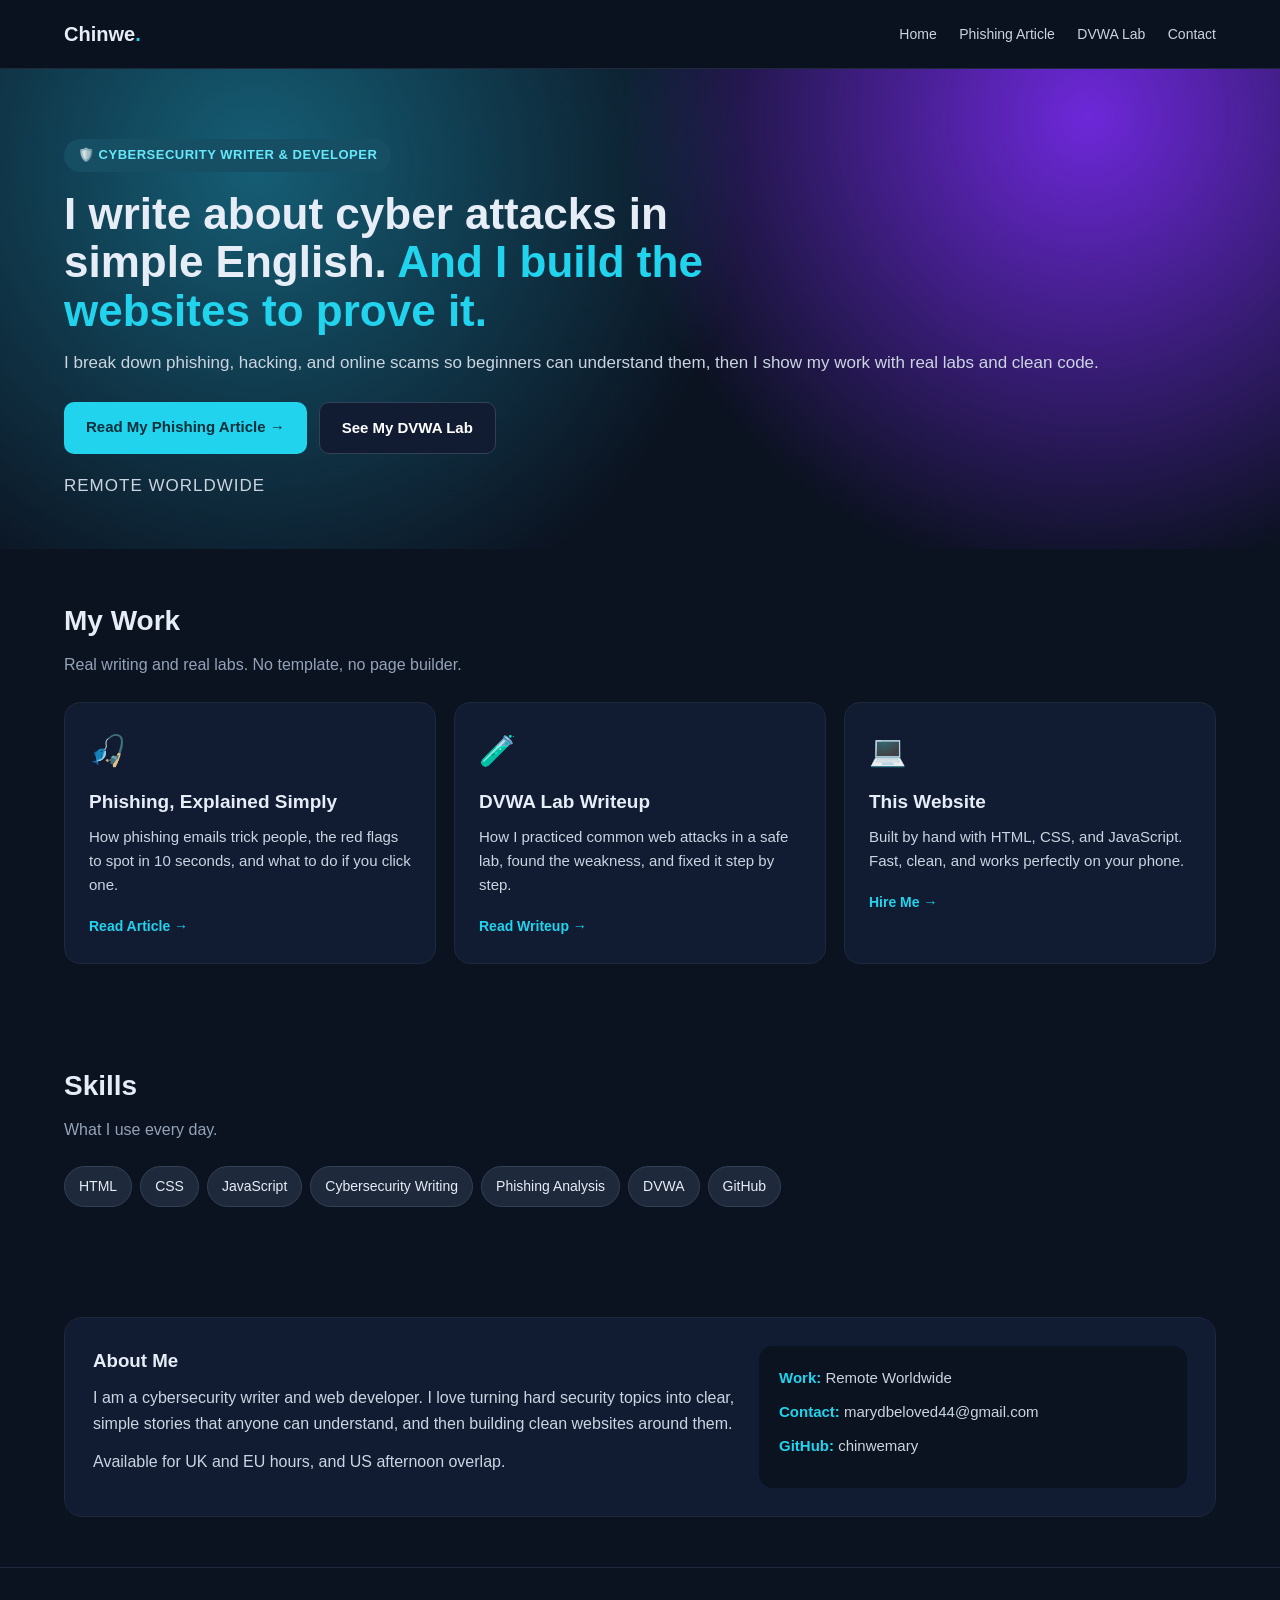
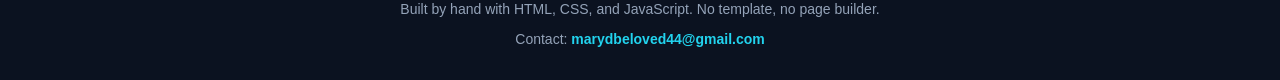
<file: index.html>
<!DOCTYPE html>
<html lang="en">
<head>
<meta charset="UTF-8">
<meta name="viewport" content="width=device-width, initial-scale=1.0">
<title>Chinwe | Cybersecurity Writer & Web Developer</title>
<style>
* { margin:0; padding:0; box-sizing:border-box; font-family: Arial, Helvetica, sans-serif; }
body { background:#0b1220; color:#e6edf7; line-height:1.6; }
a { text-decoration:none; color:inherit; }
header { padding:18px 5%; display:flex; justify-content:space-between; align-items:center; position:sticky; top:0; background:rgba(11,18,32,.92); border-bottom:1px solid #1e293b; z-index:10; }
.logo { font-weight:800; font-size:20px; }
.logo span { color:#22d3ee; }
nav a { margin-left:18px; font-size:14px; color:#cbd5e1; }
nav a:hover { color:#22d3ee; }
.hero { padding:70px 5% 50px; background: radial-gradient(circle at 20% 20%, #155e75 0%, transparent 45%), radial-gradient(circle at 85% 10%, #6d28d9 0%, transparent 40%), #0b1220; }
.badge { display:inline-block; background:#164e63; color:#67e8f9; padding:6px 14px; border-radius:30px; font-size:13px; font-weight:700; letter-spacing:.5px; }
.hero h1 { font-size:44px; line-height:1.1; margin:18px 0 14px; max-width:700px; }
.hero h1 span { color:#22d3ee; }
.hero p { color:#cbd5e1; max-width:100%; font-size:17px; }
.buttons { margin-top:26px; display:flex; gap:12px; flex-wrap:wrap; }
.btn { padding:13px 22px; border-radius:10px; font-weight:700; font-size:15px; }
.btn1 { background:#22d3ee; color:#082f3a; }
.btn2 { border:1px solid #334155; background:#111c33; color:white; }
.tag { margin-top:18px; color:#94a3b8; font-size:14px; letter-spacing:1px; }
.section { padding:50px 5%; }
.section h2 { font-size:28px; margin-bottom:8px; }
.section > p { color:#94a3b8; margin-bottom:24px; }
.cards { display:grid; grid-template-columns: repeat(auto-fit, minmax(240px, 1fr)); gap:18px; }
.card { background:#111c33; border:1px solid #1e293b; border-radius:16px; padding:24px; }
.card:hover { border-color:#22d3ee; transform: translateY(-3px); }
.icon { font-size:30px; margin-bottom:12px; }
.card h3 { margin-bottom:8px; font-size:19px; }
.card p { color:#cbd5e1; font-size:15px; margin-bottom:16px; }
.card a { color:#22d3ee; font-weight:700; font-size:14px; }
.skills span { display:inline-block; background:#1e293b; border:1px solid #334155; padding:8px 14px; border-radius:30px; margin:0 8px 10px 0; font-size:14px; }
.about { background:#111c33; border:1px solid #1e293b; border-radius:18px; padding:28px; display:grid; grid-template-columns: 1.5fr 1fr; gap:24px; }
.about h3 { margin-bottom:10px; }
.about p { color:#cbd5e1; }
.box { background:#0b1220; border-radius:14px; padding:20px; }
.box p { margin-bottom:10px; font-size:15px; }
.box b { color:#22d3ee; }
footer { padding:30px 5%; text-align:center; color:#94a3b8; border-top:1px solid #1e293b; font-size:14px; }
footer a { color:#22d3ee; font-weight:700; }
@media(max-width:650px){ .hero h1{font-size:34px;} .about{grid-template-columns:1fr;} nav{display:none;} }
</style>
</head>
<body>

<header>
  <div class="logo">Chinwe<span>.</span></div>
  <nav>
    <a href="index.html">Home</a>
    <a href="article.html">Phishing Article</a>
    <a href="lab.html">DVWA Lab</a>
    <a href="mailto:marydbeloved44@gmail.com">Contact</a>
  </nav>
</header>

<section class="hero">
  <span class="badge">🛡️ CYBERSECURITY WRITER & DEVELOPER</span>
  <h1>I write about cyber attacks in simple English. <span>And I build the websites to prove it.</span></h1>
  <p>I break down phishing, hacking, and online scams so beginners can understand them, then I show my work with real labs and clean code.</p>
  <div class="buttons">
    <a class="btn btn1" href="article.html">Read My Phishing Article →</a>
    <a class="btn btn2" href="lab.html">See My DVWA Lab</a>
  </div>
  <p class="tag">REMOTE WORLDWIDE</p>
</section>

<section class="section">
  <h2>My Work</h2>
  <p>Real writing and real labs. No template, no page builder.</p>
  <div class="cards">
    <div class="card">
      <div class="icon">🎣</div>
      <h3>Phishing, Explained Simply</h3>
      <p>How phishing emails trick people, the red flags to spot in 10 seconds, and what to do if you click one.</p>
      <a href="article.html">Read Article →</a>
    </div>
    <div class="card">
      <div class="icon">🧪</div>
      <h3>DVWA Lab Writeup</h3>
      <p>How I practiced common web attacks in a safe lab, found the weakness, and fixed it step by step.</p>
      <a href="lab.html">Read Writeup →</a>
    </div>
    <div class="card">
      <div class="icon">💻</div>
      <h3>This Website</h3>
      <p>Built by hand with HTML, CSS, and JavaScript. Fast, clean, and works perfectly on your phone.</p>
      <a href="mailto:marydbeloved44@gmail.com">Hire Me →</a>
    </div>
  </div>
</section>

<section class="section">
  <h2>Skills</h2>
  <p>What I use every day.</p>
  <div class="skills">
    <span>HTML</span><span>CSS</span><span>JavaScript</span><span>Cybersecurity Writing</span><span>Phishing Analysis</span><span>DVWA</span><span>GitHub</span>
  </div>
</section>

<section class="section">
  <div class="about">
    <div>
      <h3>About Me</h3>
      <p>I am a cybersecurity writer and web developer. I love turning hard security topics into clear, simple stories that anyone can understand, and then building clean websites around them.</p>
      <p style="margin-top:12px;">Available for UK and EU hours, and US afternoon overlap.</p>
    </div>
    <div class="box">
      <p><b>Work:</b> Remote Worldwide</p>
      <p><b>Contact:</b> marydbeloved44@gmail.com</p>
      <p><b>GitHub:</b> chinwemary</p>
    </div>
  </div>
</section>

<footer>
  <p>Built by hand with HTML, CSS, and JavaScript. No template, no page builder.</p>
  <p style="margin-top:8px;">Contact: <a href="mailto:marydbeloved44@gmail.com">marydbeloved44@gmail.com</a></p>
</footer>

</body>
</html>
</file>
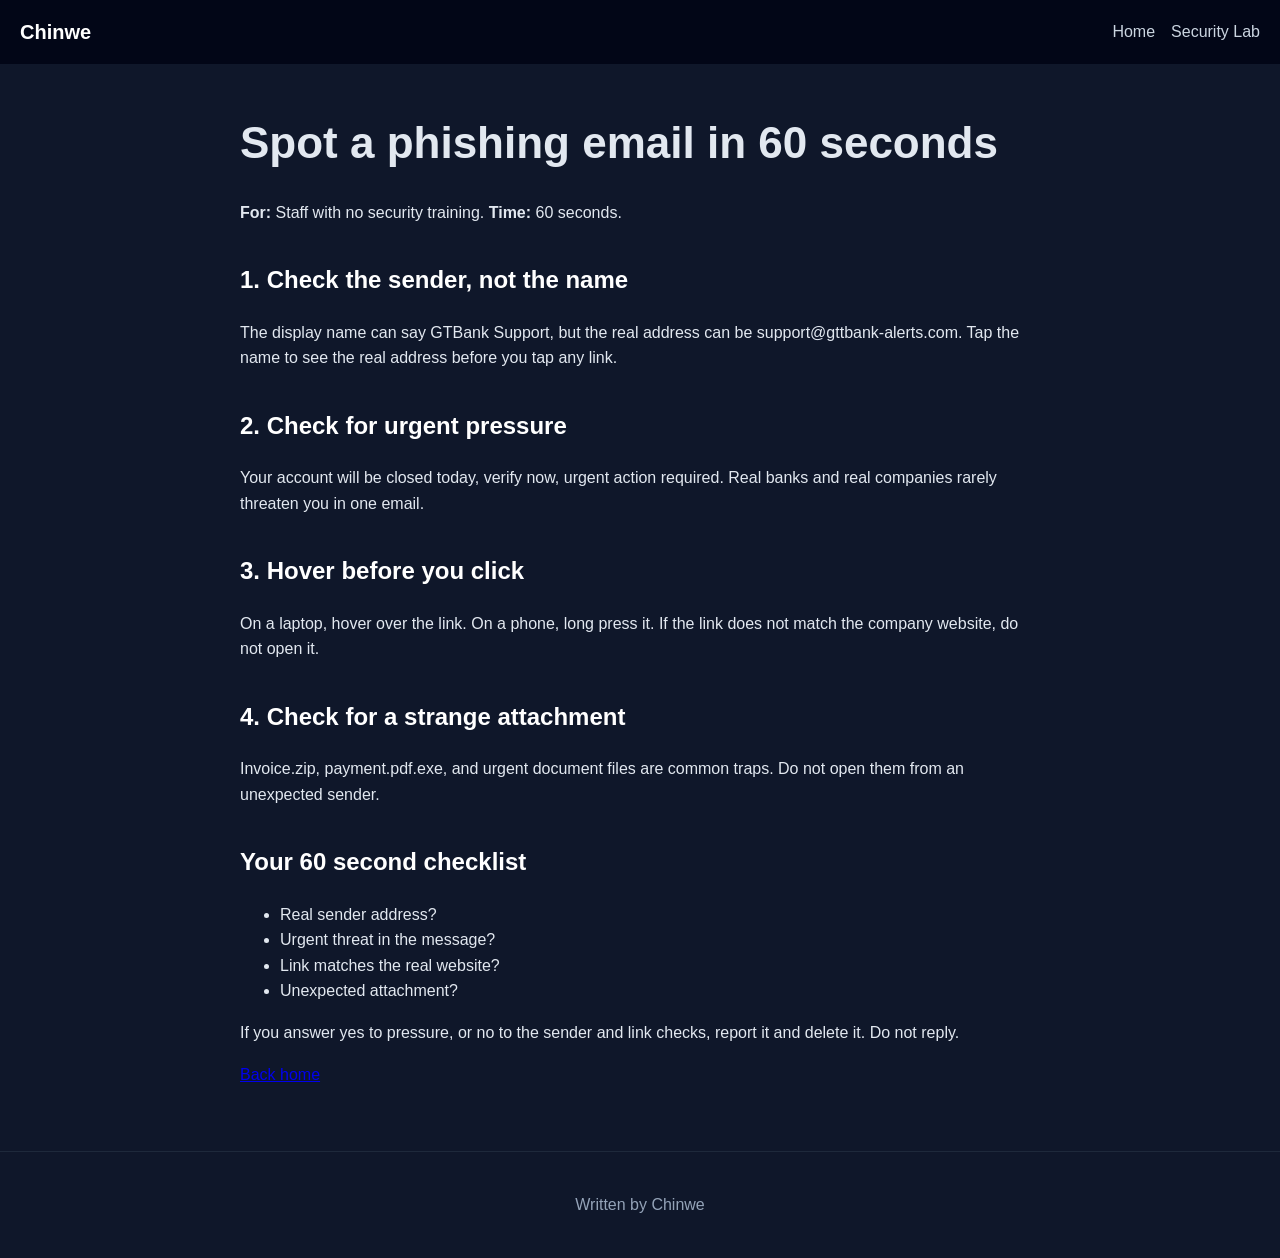
<file: article.html>
<!DOCTYPE html>
<html lang="en">
<head>
<meta charset="UTF-8">
<meta name="viewport" content="width=device-width, initial-scale=1.0">
<title>Spot a Phishing Email in 60 Seconds | Chinwe</title>
<link rel="stylesheet" href="style.css">
</head>
<body>
<header>
<a href="index.html" class="logo">Chinwe</a>
<nav><a href="index.html">Home</a><a href="lab.html">Security Lab</a></nav>
</header>
<main>
<h1>Spot a phishing email in 60 seconds</h1>
<p><strong>For:</strong> Staff with no security training. <strong>Time:</strong> 60 seconds.</p>
<h2>1. Check the sender, not the name</h2>
<p>The display name can say GTBank Support, but the real address can be support@gttbank-alerts.com. Tap the name to see the real address before you tap any link.</p>
<h2>2. Check for urgent pressure</h2>
<p>Your account will be closed today, verify now, urgent action required. Real banks and real companies rarely threaten you in one email.</p>
<h2>3. Hover before you click</h2>
<p>On a laptop, hover over the link. On a phone, long press it. If the link does not match the company website, do not open it.</p>
<h2>4. Check for a strange attachment</h2>
<p>Invoice.zip, payment.pdf.exe, and urgent document files are common traps. Do not open them from an unexpected sender.</p>
<h2>Your 60 second checklist</h2>
<ul>
<li>Real sender address?</li>
<li>Urgent threat in the message?</li>
<li>Link matches the real website?</li>
<li>Unexpected attachment?</li>
</ul>
<p>If you answer yes to pressure, or no to the sender and link checks, report it and delete it. Do not reply.</p>
<p><a href="index.html">Back home</a></p>
</main>
<footer><p>Written by Chinwe</p></footer>
<script src="script.js"></script>
</body>
</html>
</file>
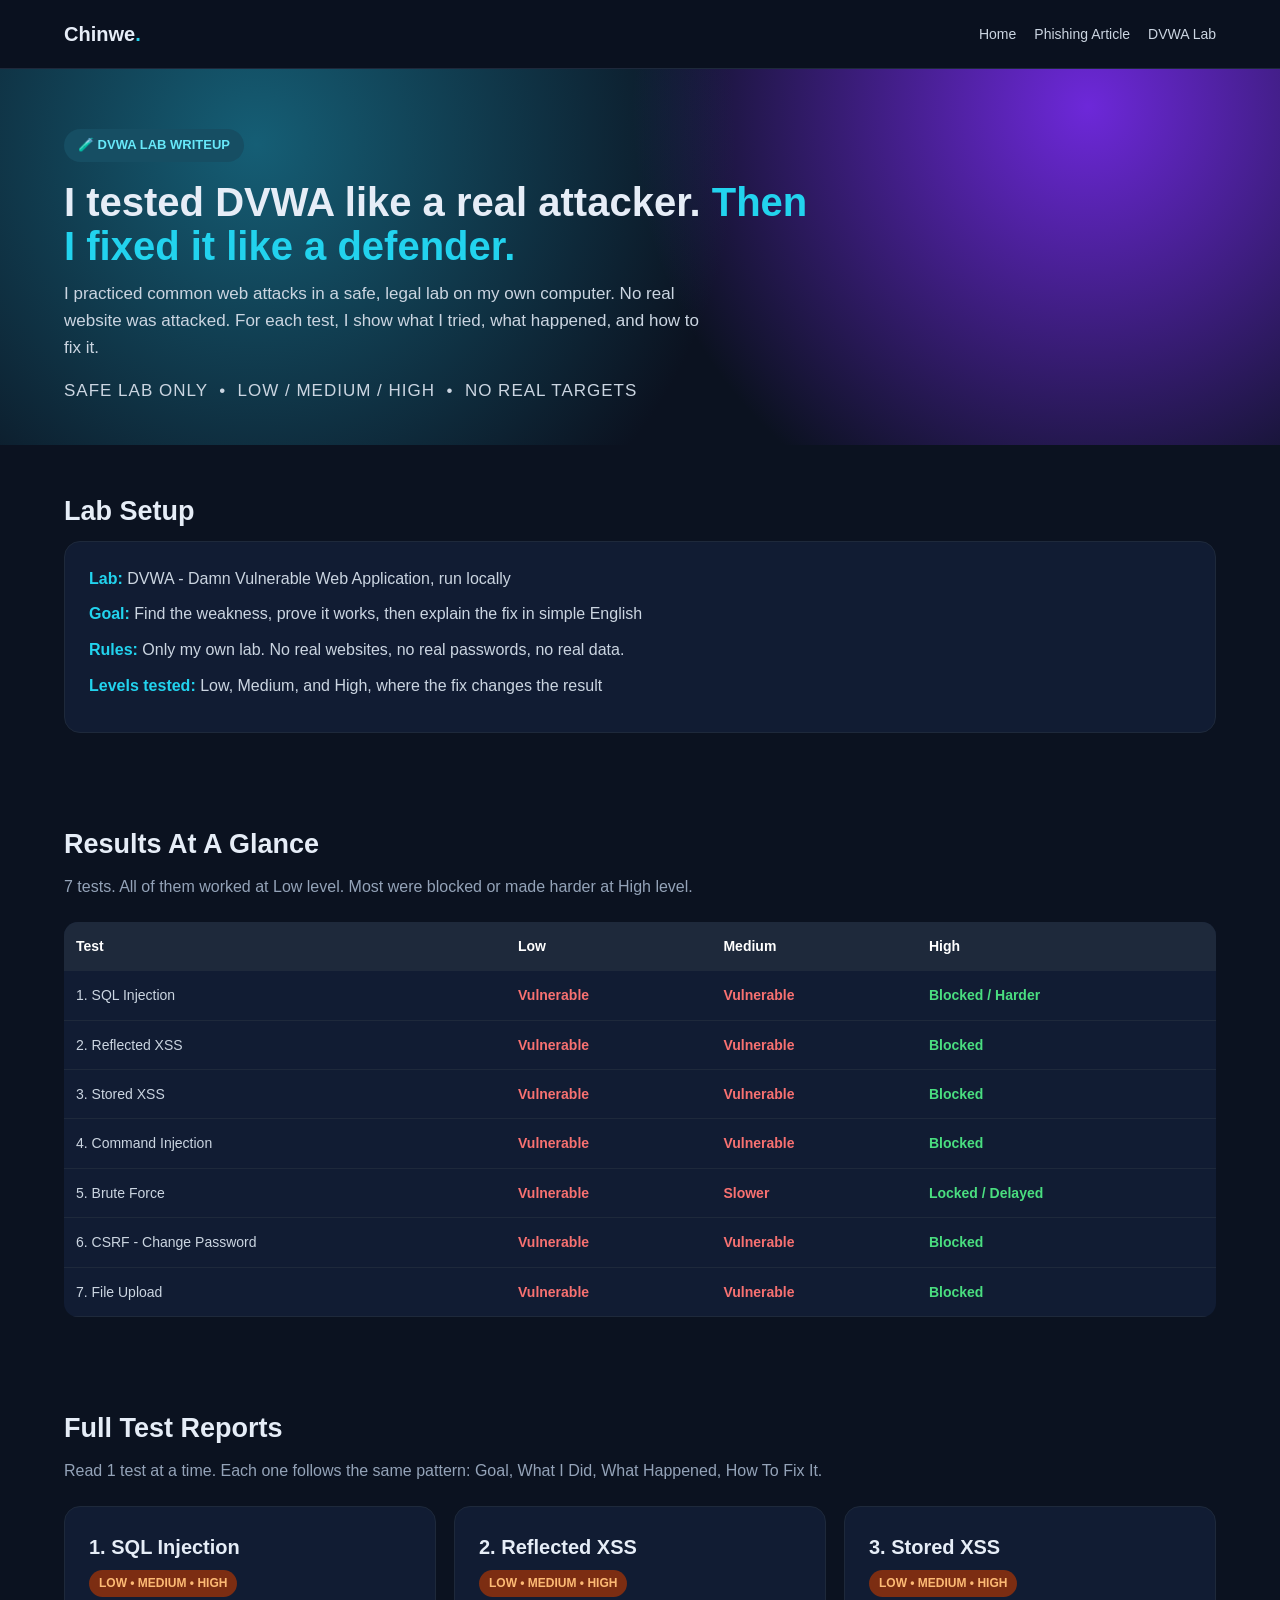
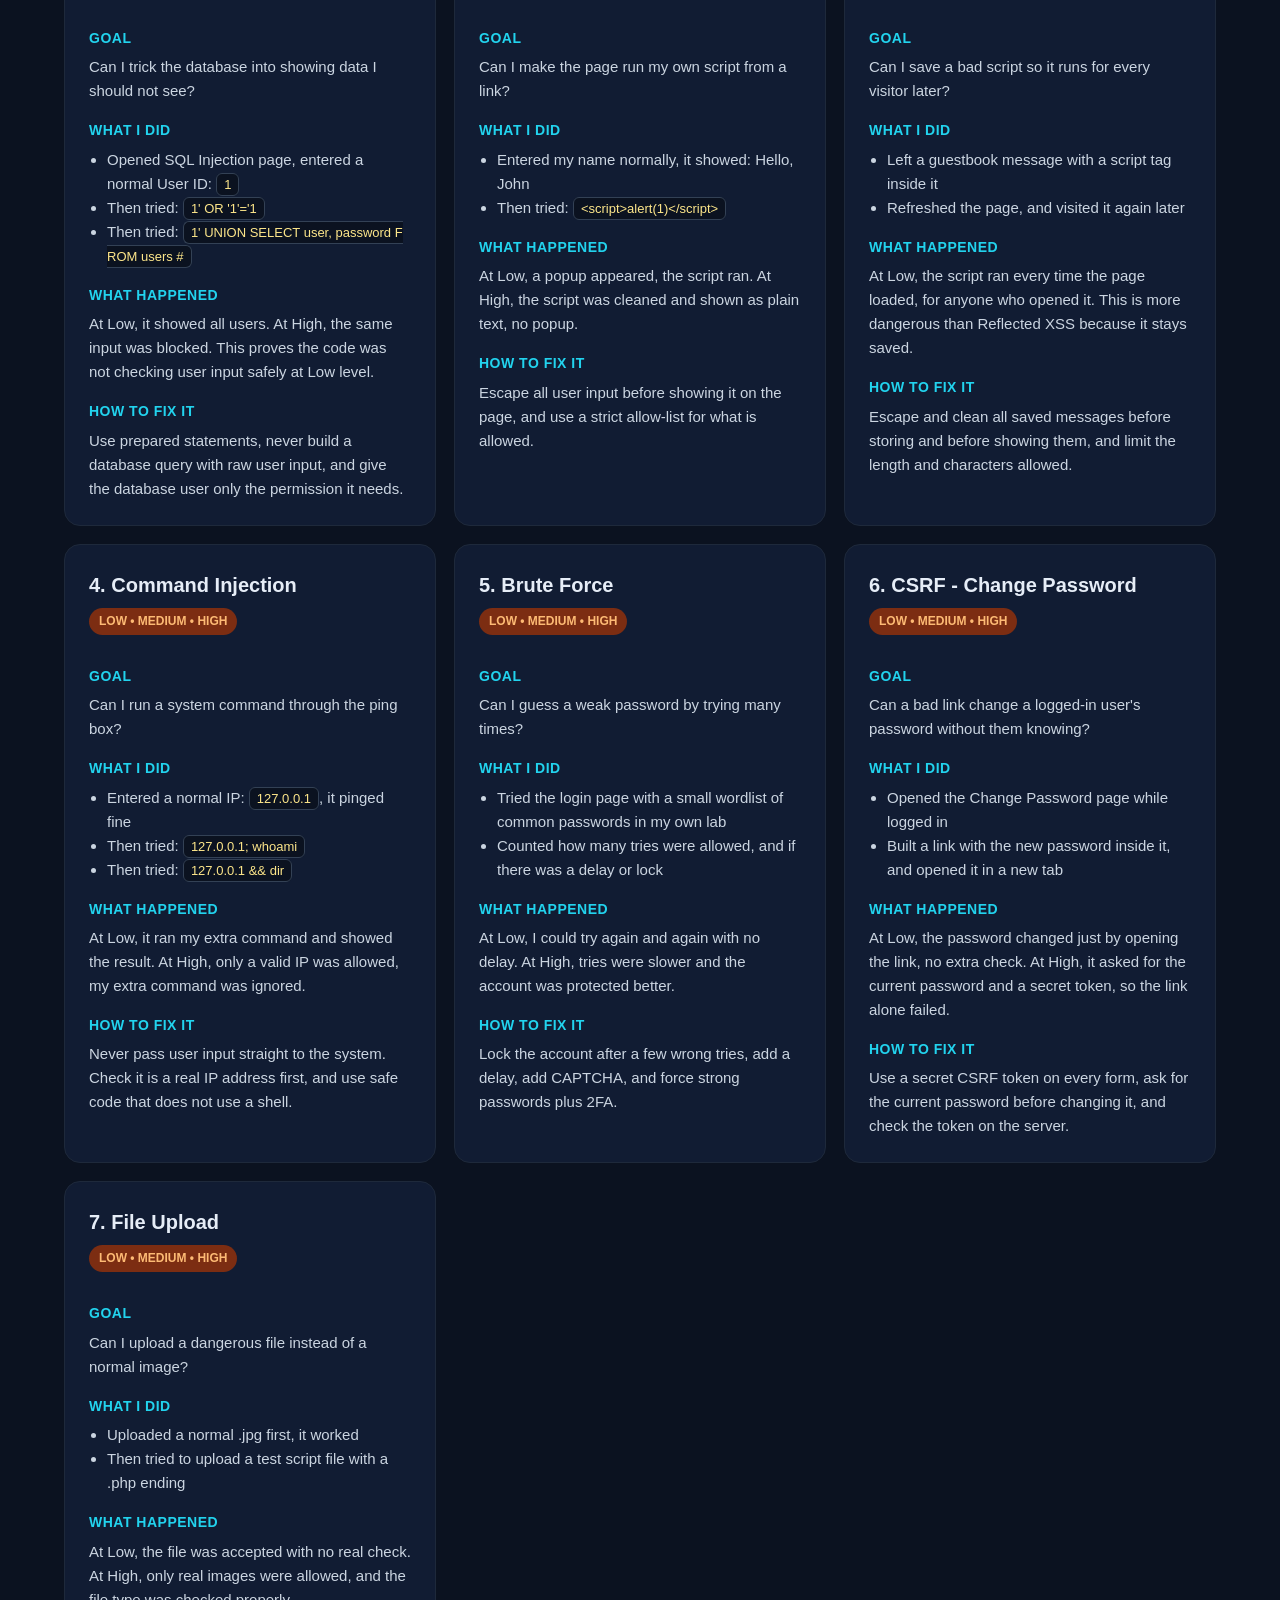
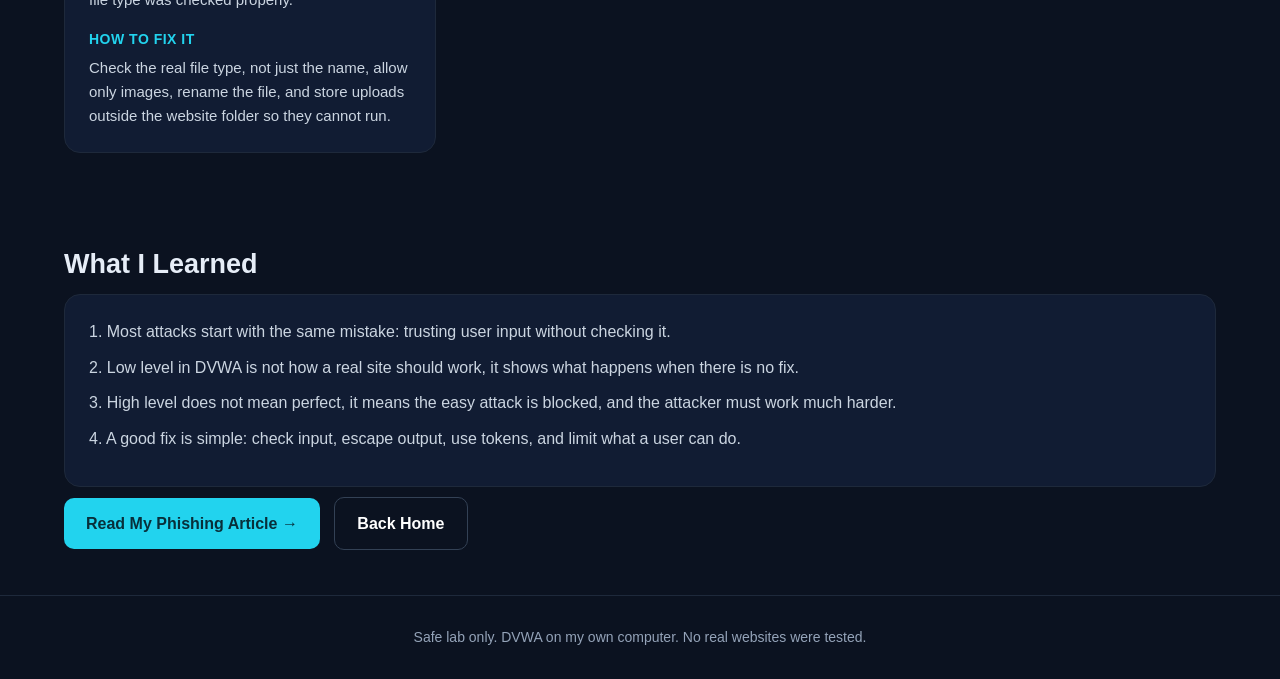
<file: lab.html>
<!DOCTYPE html>
<html lang="en">
<head>
<meta charset="UTF-8">
<meta name="viewport" content="width=device-width, initial-scale=1.0">
<title>DVWA Lab Writeup | chinwemary</title>
<style>
* { margin:0; padding:0; box-sizing:border-box; font-family: Arial, Helvetica, sans-serif; }
body { background:#0b1220; color:#e6edf7; line-height:1.6; }
a { text-decoration:none; color:inherit; }
header { padding:18px 5%; display:flex; justify-content:space-between; align-items:center; position:sticky; top:0; background:rgba(11,18,32,.92); border-bottom:1px solid #1e293b; z-index:10; }
.logo { font-weight:800; font-size:20px; }
.logo span { color:#22d3ee; }
nav a { margin-left:18px; font-size:14px; color:#cbd5e1; }
.hero { padding:60px 5% 40px; background: radial-gradient(circle at 20% 20%, #155e75 0%, transparent 45%), radial-gradient(circle at 85% 10%, #6d28d9 0%, transparent 40%), #0b1220; }
.badge { display:inline-block; background:#164e63; color:#67e8f9; padding:6px 14px; border-radius:30px; font-size:13px; font-weight:700; }
.hero h1 { font-size:40px; line-height:1.1; margin:18px 0 12px; max-width:750px; }
.hero h1 span { color:#22d3ee; }
.hero p { color:#cbd5e1; max-width:650px; font-size:17px; }
.tag { margin-top:16px; color:#94a3b8; font-size:14px; letter-spacing:1px; }
.section { padding:45px 5%; }
.section h2 { font-size:27px; margin-bottom:8px; }
.section > p { color:#94a3b8; margin-bottom:22px; }
.box { background:#111c33; border:1px solid #1e293b; border-radius:16px; padding:24px; }
.box p { color:#cbd5e1; margin-bottom:10px; }
.box b { color:#22d3ee; }
table { width:100%; border-collapse:collapse; background:#111c33; border-radius:14px; overflow:hidden; font-size:14px; }
th, td { padding:13px 12px; text-align:left; border-bottom:1px solid #1e293b; }
th { background:#1e293b; color:white; }
td { color:#cbd5e1; }
.pass { color:#4ade80; font-weight:700; }
.fail { color:#f87171; font-weight:700; }
.cards { display:grid; grid-template-columns: repeat(auto-fit, minmax(280px, 1fr)); gap:18px; }
.card { background:#111c33; border:1px solid #1e293b; border-radius:16px; padding:24px; }
.card h3 { font-size:20px; margin-bottom:6px; }
.level { display:inline-block; background:#7c2d12; color:#fdba74; padding:4px 10px; border-radius:20px; font-size:12px; font-weight:700; margin-bottom:14px; }
.level2 { background:#164e63; color:#67e8f9; }
.card h4 { color:#22d3ee; font-size:14px; margin:16px 0 6px; letter-spacing:.5px; }
.card p, .card li { color:#cbd5e1; font-size:15px; }
.card ul { padding-left:18px; }
code { background:#0b1220; border:1px solid #334155; padding:3px 7px; border-radius:6px; font-size:13px; color:#fde68a; word-break:break-all; }
pre { background:#0b1220; border:1px solid #334155; padding:14px; border-radius:10px; overflow-x:auto; margin-top:8px; font-size:13px; color:#e6edf7; }
.btn { display:inline-block; padding:13px 22px; border-radius:10px; font-weight:700; background:#22d3ee; color:#082f3a; margin-top:10px; }
.btn2 { background:transparent; border:1px solid #334155; color:white; margin-left:10px; }
footer { padding:30px 5%; text-align:center; color:#94a3b8; border-top:1px solid #1e293b; font-size:14px; }
@media(max-width:650px){ .hero h1{font-size:32px;} nav{display:none;} table{font-size:12px;} }
</style>
</head>
<body>

<header>
  <div class="logo">Chinwe<span>.</span></div>
  <nav><a href="index.html">Home</a><a href="article.html">Phishing Article</a><a href="lab.html">DVWA Lab</a></nav>
</header>

<section class="hero">
  <span class="badge">🧪 DVWA LAB WRITEUP</span>
  <h1>I tested DVWA like a real attacker. <span>Then I fixed it like a defender.</span></h1>
  <p>I practiced common web attacks in a safe, legal lab on my own computer. No real website was attacked. For each test, I show what I tried, what happened, and how to fix it.</p>
  <p class="tag">SAFE LAB ONLY &nbsp;•&nbsp; LOW / MEDIUM / HIGH &nbsp;•&nbsp; NO REAL TARGETS</p>
</section>

<section class="section">
  <h2>Lab Setup</h2>
  <div class="box">
    <p><b>Lab:</b> DVWA - Damn Vulnerable Web Application, run locally</p>
    <p><b>Goal:</b> Find the weakness, prove it works, then explain the fix in simple English</p>
    <p><b>Rules:</b> Only my own lab. No real websites, no real passwords, no real data.</p>
    <p><b>Levels tested:</b> Low, Medium, and High, where the fix changes the result</p>
  </div>
</section>

<section class="section">
  <h2>Results At A Glance</h2>
  <p>7 tests. All of them worked at Low level. Most were blocked or made harder at High level.</p>
  <div style="overflow-x:auto;">
  <table>
    <tr><th>Test</th><th>Low</th><th>Medium</th><th>High</th></tr>
    <tr><td>1. SQL Injection</td><td class="fail">Vulnerable</td><td class="fail">Vulnerable</td><td class="pass">Blocked / Harder</td></tr>
    <tr><td>2. Reflected XSS</td><td class="fail">Vulnerable</td><td class="fail">Vulnerable</td><td class="pass">Blocked</td></tr>
    <tr><td>3. Stored XSS</td><td class="fail">Vulnerable</td><td class="fail">Vulnerable</td><td class="pass">Blocked</td></tr>
    <tr><td>4. Command Injection</td><td class="fail">Vulnerable</td><td class="fail">Vulnerable</td><td class="pass">Blocked</td></tr>
    <tr><td>5. Brute Force</td><td class="fail">Vulnerable</td><td class="fail">Slower</td><td class="pass">Locked / Delayed</td></tr>
    <tr><td>6. CSRF - Change Password</td><td class="fail">Vulnerable</td><td class="fail">Vulnerable</td><td class="pass">Blocked</td></tr>
    <tr><td>7. File Upload</td><td class="fail">Vulnerable</td><td class="fail">Vulnerable</td><td class="pass">Blocked</td></tr>
  </table>
  </div>
</section>

<section class="section">
  <h2>Full Test Reports</h2>
  <p>Read 1 test at a time. Each one follows the same pattern: Goal, What I Did, What Happened, How To Fix It.</p>

  <div class="cards">

    <div class="card">
      <h3>1. SQL Injection</h3><span class="level">LOW • MEDIUM • HIGH</span>
      <h4>GOAL</h4><p>Can I trick the database into showing data I should not see?</p>
      <h4>WHAT I DID</h4><ul><li>Opened SQL Injection page, entered a normal User ID: <code>1</code></li><li>Then tried: <code>1' OR '1'='1</code></li><li>Then tried: <code>1' UNION SELECT user, password FROM users #</code></li></ul>
      <h4>WHAT HAPPENED</h4><p>At Low, it showed all users. At High, the same input was blocked. This proves the code was not checking user input safely at Low level.</p>
      <h4>HOW TO FIX IT</h4><p>Use prepared statements, never build a database query with raw user input, and give the database user only the permission it needs.</p>
    </div>

    <div class="card">
      <h3>2. Reflected XSS</h3><span class="level">LOW • MEDIUM • HIGH</span>
      <h4>GOAL</h4><p>Can I make the page run my own script from a link?</p>
      <h4>WHAT I DID</h4><ul><li>Entered my name normally, it showed: Hello, John</li><li>Then tried: <code>&lt;script&gt;alert(1)&lt;/script&gt;</code></li></ul>
      <h4>WHAT HAPPENED</h4><p>At Low, a popup appeared, the script ran. At High, the script was cleaned and shown as plain text, no popup.</p>
      <h4>HOW TO FIX IT</h4><p>Escape all user input before showing it on the page, and use a strict allow-list for what is allowed.</p>
    </div>

    <div class="card">
      <h3>3. Stored XSS</h3><span class="level">LOW • MEDIUM • HIGH</span>
      <h4>GOAL</h4><p>Can I save a bad script so it runs for every visitor later?</p>
      <h4>WHAT I DID</h4><ul><li>Left a guestbook message with a script tag inside it</li><li>Refreshed the page, and visited it again later</li></ul>
      <h4>WHAT HAPPENED</h4><p>At Low, the script ran every time the page loaded, for anyone who opened it. This is more dangerous than Reflected XSS because it stays saved.</p>
      <h4>HOW TO FIX IT</h4><p>Escape and clean all saved messages before storing and before showing them, and limit the length and characters allowed.</p>
    </div>

    <div class="card">
      <h3>4. Command Injection</h3><span class="level">LOW • MEDIUM • HIGH</span>
      <h4>GOAL</h4><p>Can I run a system command through the ping box?</p>
      <h4>WHAT I DID</h4><ul><li>Entered a normal IP: <code>127.0.0.1</code>, it pinged fine</li><li>Then tried: <code>127.0.0.1; whoami</code></li><li>Then tried: <code>127.0.0.1 && dir</code></li></ul>
      <h4>WHAT HAPPENED</h4><p>At Low, it ran my extra command and showed the result. At High, only a valid IP was allowed, my extra command was ignored.</p>
      <h4>HOW TO FIX IT</h4><p>Never pass user input straight to the system. Check it is a real IP address first, and use safe code that does not use a shell.</p>
    </div>

    <div class="card">
      <h3>5. Brute Force</h3><span class="level">LOW • MEDIUM • HIGH</span>
      <h4>GOAL</h4><p>Can I guess a weak password by trying many times?</p>
      <h4>WHAT I DID</h4><ul><li>Tried the login page with a small wordlist of common passwords in my own lab</li><li>Counted how many tries were allowed, and if there was a delay or lock</li></ul>
      <h4>WHAT HAPPENED</h4><p>At Low, I could try again and again with no delay. At High, tries were slower and the account was protected better.</p>
      <h4>HOW TO FIX IT</h4><p>Lock the account after a few wrong tries, add a delay, add CAPTCHA, and force strong passwords plus 2FA.</p>
    </div>

    <div class="card">
      <h3>6. CSRF - Change Password</h3><span class="level">LOW • MEDIUM • HIGH</span>
      <h4>GOAL</h4><p>Can a bad link change a logged-in user's password without them knowing?</p>
      <h4>WHAT I DID</h4><ul><li>Opened the Change Password page while logged in</li><li>Built a link with the new password inside it, and opened it in a new tab</li></ul>
      <h4>WHAT HAPPENED</h4><p>At Low, the password changed just by opening the link, no extra check. At High, it asked for the current password and a secret token, so the link alone failed.</p>
      <h4>HOW TO FIX IT</h4><p>Use a secret CSRF token on every form, ask for the current password before changing it, and check the token on the server.</p>
    </div>

    <div class="card">
      <h3>7. File Upload</h3><span class="level">LOW • MEDIUM • HIGH</span>
      <h4>GOAL</h4><p>Can I upload a dangerous file instead of a normal image?</p>
      <h4>WHAT I DID</h4><ul><li>Uploaded a normal .jpg first, it worked</li><li>Then tried to upload a test script file with a .php ending</li></ul>
      <h4>WHAT HAPPENED</h4><p>At Low, the file was accepted with no real check. At High, only real images were allowed, and the file type was checked properly.</p>
      <h4>HOW TO FIX IT</h4><p>Check the real file type, not just the name, allow only images, rename the file, and store uploads outside the website folder so they cannot run.</p>
    </div>

  </div>
</section>

<section class="section">
  <h2>What I Learned</h2>
  <div class="box">
    <p>1. Most attacks start with the same mistake: trusting user input without checking it.</p>
    <p>2. Low level in DVWA is not how a real site should work, it shows what happens when there is no fix.</p>
    <p>3. High level does not mean perfect, it means the easy attack is blocked, and the attacker must work much harder.</p>
    <p>4. A good fix is simple: check input, escape output, use tokens, and limit what a user can do.</p>
  </div>
  <div>
    <a class="btn" href="article.html">Read My Phishing Article →</a>
    <a class="btn btn2" href="index.html">Back Home</a>
  </div>
</section>

<footer>
  <p>Safe lab only. DVWA on my own computer. No real websites were tested.</p>
</footer>

</body>
</html>
</file>
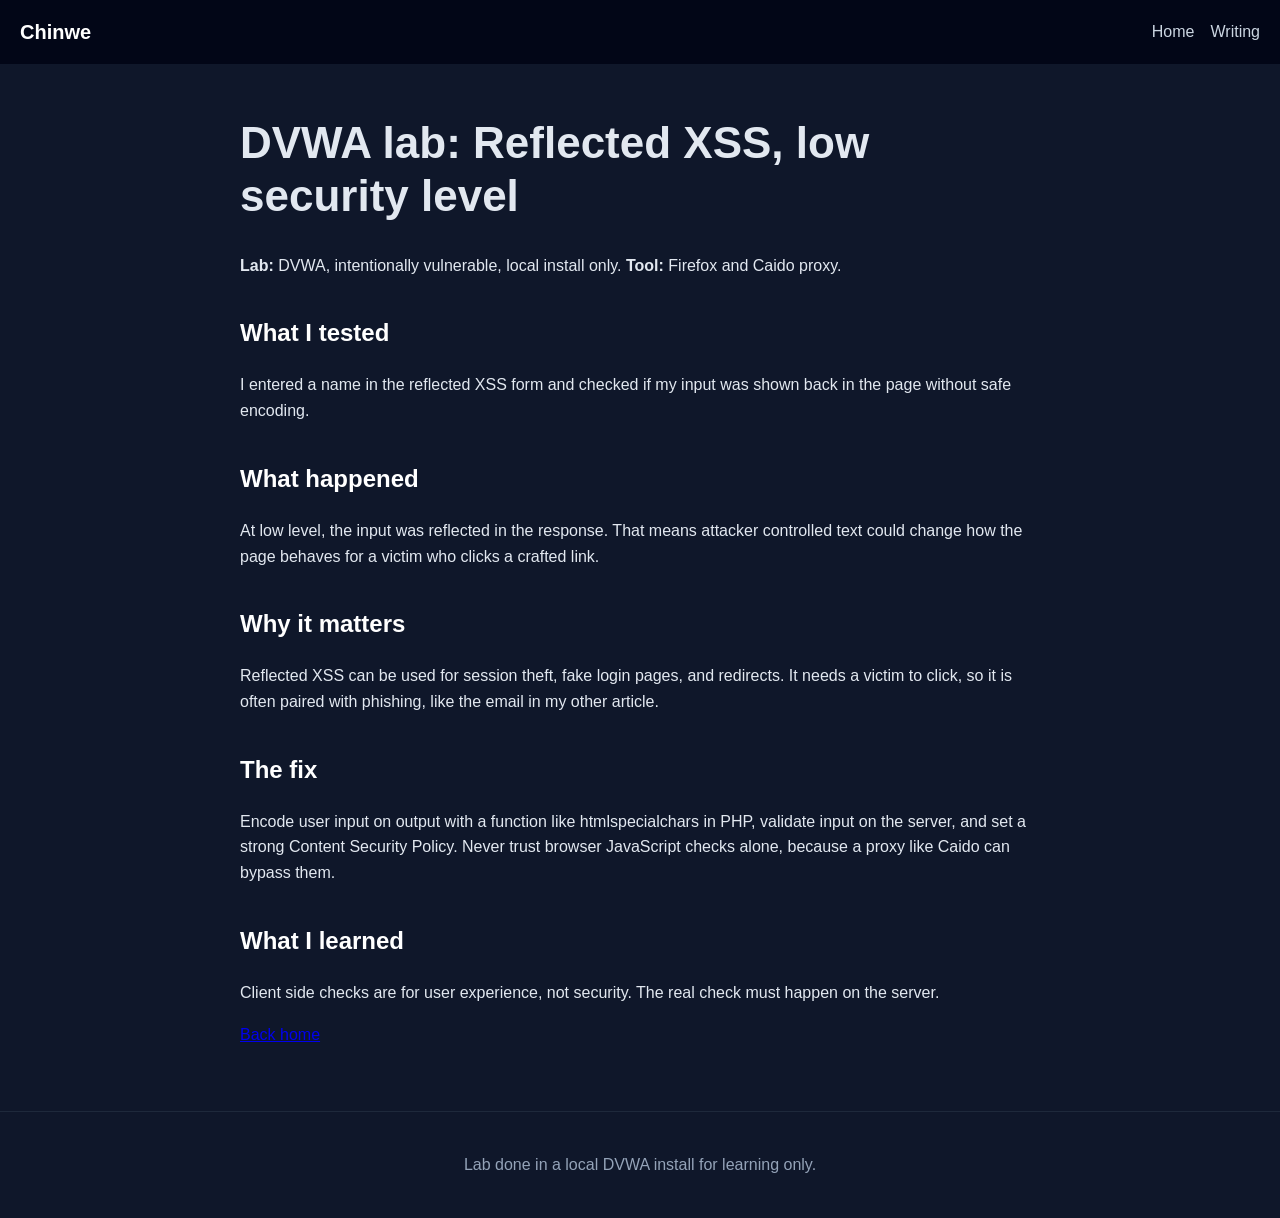
<file: labs.html>
<!DOCTYPE html>
<html lang="en">
<head>
<meta charset="UTF-8">
<meta name="viewport" content="width=device-width, initial-scale=1.0">
<title>DVWA Lab Writeup | Chinwe</title>
<link rel="stylesheet" href="style.css">
</head>
<body>
<header>
<a href="index.html" class="logo">Chinwe</a>
<nav><a href="index.html">Home</a><a href="article.html">Writing</a></nav>
</header>
<main>
<h1>DVWA lab: Reflected XSS, low security level</h1>
<p><strong>Lab:</strong> DVWA, intentionally vulnerable, local install only. <strong>Tool:</strong> Firefox and Caido proxy.</p>
<h2>What I tested</h2>
<p>I entered a name in the reflected XSS form and checked if my input was shown back in the page without safe encoding.</p>
<h2>What happened</h2>
<p>At low level, the input was reflected in the response. That means attacker controlled text could change how the page behaves for a victim who clicks a crafted link.</p>
<h2>Why it matters</h2>
<p>Reflected XSS can be used for session theft, fake login pages, and redirects. It needs a victim to click, so it is often paired with phishing, like the email in my other article.</p>
<h2>The fix</h2>
<p>Encode user input on output with a function like htmlspecialchars in PHP, validate input on the server, and set a strong Content Security Policy. Never trust browser JavaScript checks alone, because a proxy like Caido can bypass them.</p>
<h2>What I learned</h2>
<p>Client side checks are for user experience, not security. The real check must happen on the server.</p>
<p><a href="index.html">Back home</a></p>
</main>
<footer><p>Lab done in a local DVWA install for learning only.</p></footer>
<script src="script.js"></script>
</body>
</html>
</file>
<file: style.css>
body{font-family:Arial,Helvetica,sans-serif;margin:0;background:#0f172a;color:#e2e8f0;line-height:1.6}
header{display:flex;justify-content:space-between;align-items:center;padding:16px 20px;background:#020617;flex-wrap:wrap;gap:10px}
.logo{color:#fff;text-decoration:none;font-weight:bold;font-size:20px}
nav a{color:#cbd5e1;text-decoration:none;margin-left:16px}
main{max-width:800px;margin:0 auto;padding:24px 20px 48px}
h1{font-size:36px;line-height:1.2}
h2{margin-top:36px;color:#fff}
.tag{color:#38bdf8;font-weight:bold}
.btn,.btn2{display:inline-block;padding:12px 18px;border-radius:8px;text-decoration:none;font-weight:bold;margin:6px 6px 0 0}
.btn{background:#38bdf8;color:#020617}
.btn2{border:1px solid #38bdf8;color:#38bdf8}
.grid{display:grid;grid-template-columns:1fr;gap:16px}
.card{background:#1e293b;padding:20px;border-radius:12px}
.card a{color:#38bdf8}
footer{text-align:center;padding:24px;color:#94a3b8;border-top:1px solid #1e293b}
@media(min-width:640px){.grid{grid-template-columns:1fr 1fr 1fr}h1{font-size:44px}}
</file>
